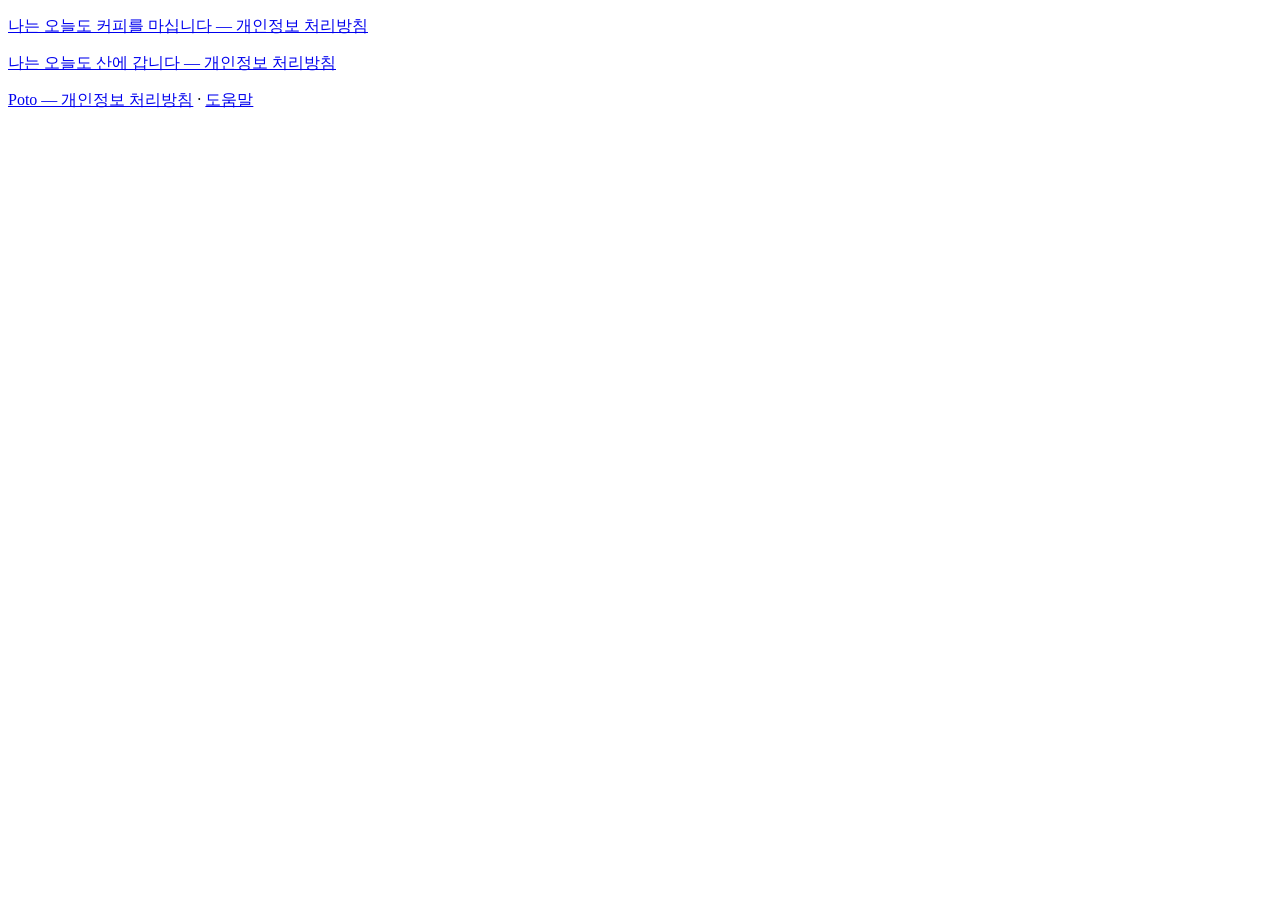
<file: index.html>
<!DOCTYPE html>
<html lang="ko"><head><meta charset="UTF-8"><title>Privacy Policies</title></head>
<body><p><a href="coffee-diary/">나는 오늘도 커피를 마십니다 — 개인정보 처리방침</a></p>
<p><a href="hiking-diary/">나는 오늘도 산에 갑니다 — 개인정보 처리방침</a></p>
<p><a href="poto/">Poto — 개인정보 처리방침</a> · <a href="poto/support/">도움말</a></p></body></html>
</file>
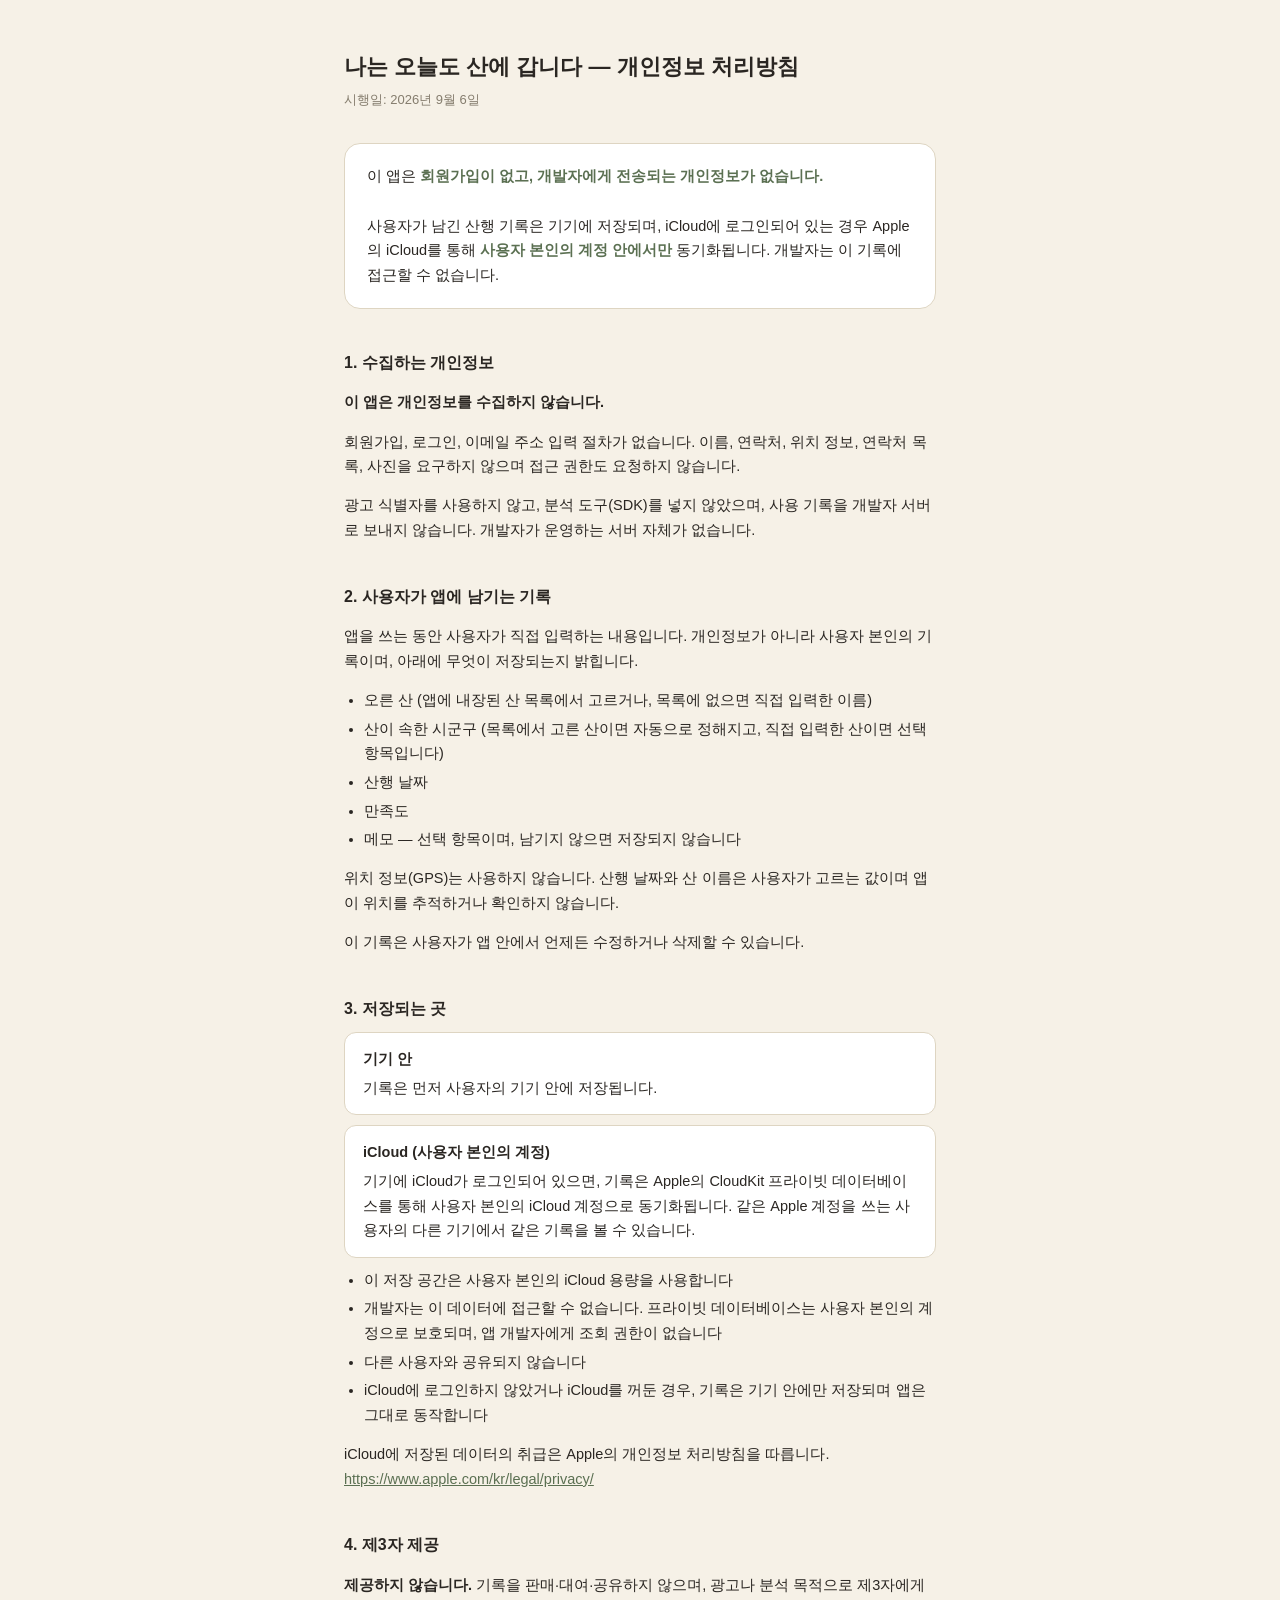
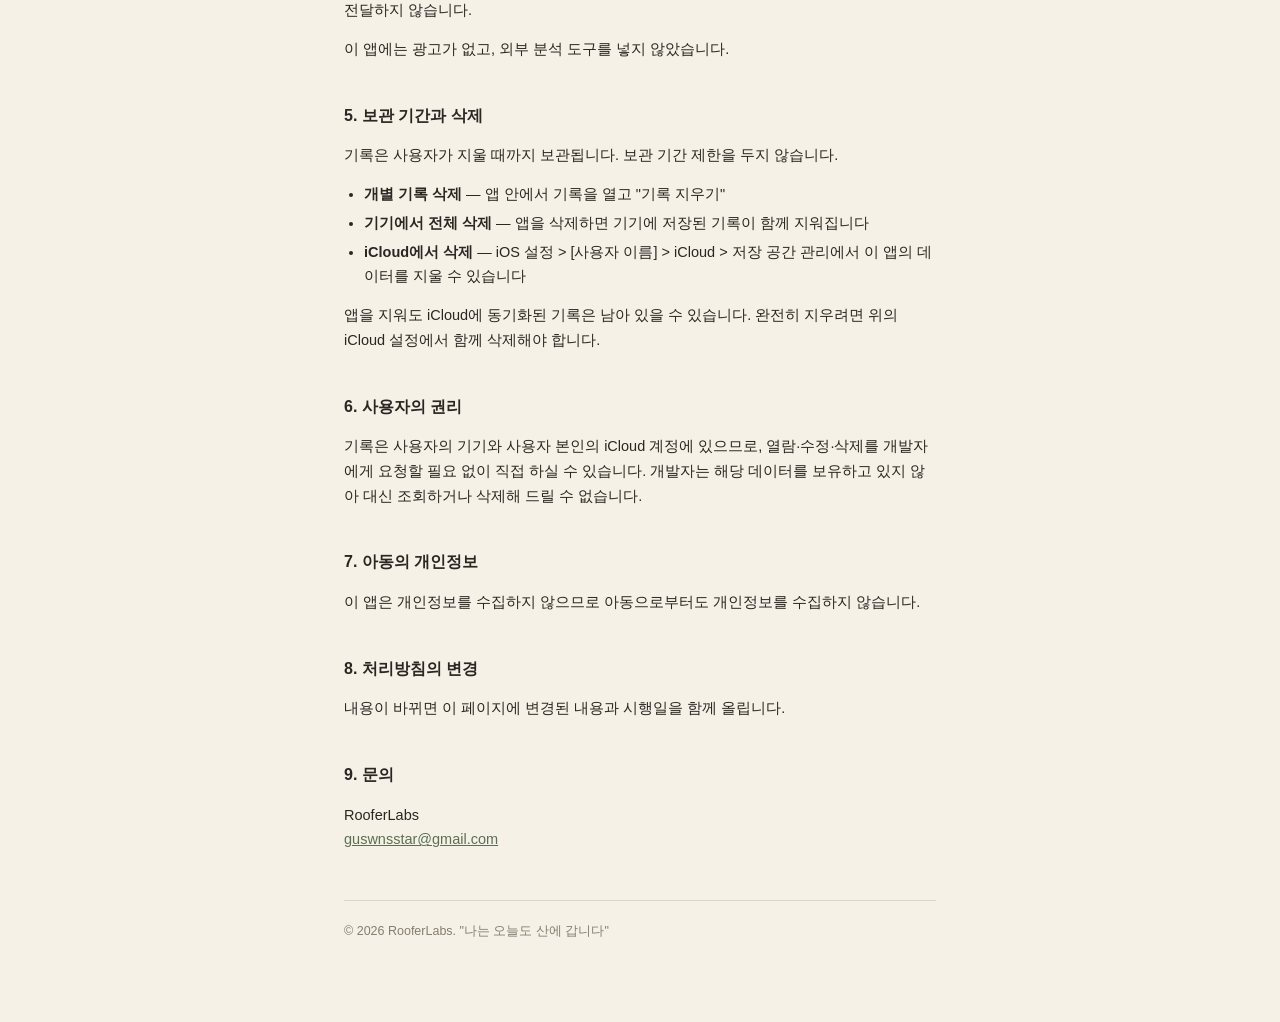
<file: hiking-diary/index.html>
<!DOCTYPE html>
<html lang="ko">
<head>
<meta charset="UTF-8">
<meta name="viewport" content="width=device-width, initial-scale=1.0">
<title>나는 오늘도 산에 갑니다 — 개인정보 처리방침</title>
<style>
  :root {
    color-scheme: light;
    --bg: #F6F1E7;
    --surface: #FFFFFF;
    --ink: #2A2622;
    --ink-soft: #857D6E;
    --accent: #5B7052;
    --line: #DED5C2;
  }
  * { box-sizing: border-box; }
  body {
    margin: 0;
    background: var(--bg);
    color: var(--ink);
    font-family: -apple-system, BlinkMacSystemFont, "Apple SD Gothic Neo", "Noto Sans KR", sans-serif;
    line-height: 1.7;
  }
  .wrap {
    max-width: 640px;
    margin: 0 auto;
    padding: 48px 24px 80px;
  }
  h1 {
    font-size: 22px;
    font-weight: 700;
    margin: 0 0 4px;
  }
  .effective-date {
    color: var(--ink-soft);
    font-size: 13px;
    margin: 0 0 32px;
  }
  .summary {
    background: var(--surface);
    border: 1px solid var(--line);
    border-radius: 16px;
    padding: 20px 22px;
    margin-bottom: 36px;
    font-size: 14.5px;
  }
  .summary strong { color: var(--accent); }
  h2 {
    font-size: 16px;
    font-weight: 700;
    margin: 36px 0 10px;
    padding-top: 4px;
  }
  p, li { font-size: 14.5px; color: var(--ink); }
  ul { padding-left: 20px; margin: 8px 0; }
  li { margin-bottom: 4px; }
  a { color: var(--accent); }
  .box {
    background: var(--surface);
    border: 1px solid var(--line);
    border-radius: 12px;
    padding: 14px 18px;
    margin: 10px 0;
    font-size: 14.5px;
  }
  .box-title { font-weight: 600; margin-bottom: 4px; }
  footer {
    margin-top: 48px;
    padding-top: 20px;
    border-top: 1px solid var(--line);
    color: var(--ink-soft);
    font-size: 12.5px;
  }
</style>
</head>
<body>
<div class="wrap">

<h1>나는 오늘도 산에 갑니다 — 개인정보 처리방침</h1>
<p class="effective-date">시행일: 2026년 9월 6일</p>

<div class="summary">
이 앱은 <strong>회원가입이 없고, 개발자에게 전송되는 개인정보가 없습니다.</strong><br><br>
사용자가 남긴 산행 기록은 기기에 저장되며, iCloud에 로그인되어 있는 경우
Apple의 iCloud를 통해 <strong>사용자 본인의 계정 안에서만</strong> 동기화됩니다.
개발자는 이 기록에 접근할 수 없습니다.
</div>

<h2>1. 수집하는 개인정보</h2>
<p><strong>이 앱은 개인정보를 수집하지 않습니다.</strong></p>
<p>회원가입, 로그인, 이메일 주소 입력 절차가 없습니다. 이름, 연락처, 위치 정보,
연락처 목록, 사진을 요구하지 않으며 접근 권한도 요청하지 않습니다.</p>
<p>광고 식별자를 사용하지 않고, 분석 도구(SDK)를 넣지 않았으며, 사용 기록을
개발자 서버로 보내지 않습니다. 개발자가 운영하는 서버 자체가 없습니다.</p>

<h2>2. 사용자가 앱에 남기는 기록</h2>
<p>앱을 쓰는 동안 사용자가 직접 입력하는 내용입니다. 개인정보가 아니라
사용자 본인의 기록이며, 아래에 무엇이 저장되는지 밝힙니다.</p>
<ul>
  <li>오른 산 (앱에 내장된 산 목록에서 고르거나, 목록에 없으면 직접 입력한 이름)</li>
  <li>산이 속한 시군구 (목록에서 고른 산이면 자동으로 정해지고, 직접 입력한 산이면 선택 항목입니다)</li>
  <li>산행 날짜</li>
  <li>만족도</li>
  <li>메모 — 선택 항목이며, 남기지 않으면 저장되지 않습니다</li>
</ul>
<p>위치 정보(GPS)는 사용하지 않습니다. 산행 날짜와 산 이름은 사용자가 고르는 값이며
앱이 위치를 추적하거나 확인하지 않습니다.</p>
<p>이 기록은 사용자가 앱 안에서 언제든 수정하거나 삭제할 수 있습니다.</p>

<h2>3. 저장되는 곳</h2>
<div class="box">
  <div class="box-title">기기 안</div>
  기록은 먼저 사용자의 기기 안에 저장됩니다.
</div>
<div class="box">
  <div class="box-title">iCloud (사용자 본인의 계정)</div>
  기기에 iCloud가 로그인되어 있으면, 기록은 Apple의 CloudKit 프라이빗
  데이터베이스를 통해 사용자 본인의 iCloud 계정으로 동기화됩니다.
  같은 Apple 계정을 쓰는 사용자의 다른 기기에서 같은 기록을 볼 수 있습니다.
</div>
<ul>
  <li>이 저장 공간은 사용자 본인의 iCloud 용량을 사용합니다</li>
  <li>개발자는 이 데이터에 접근할 수 없습니다. 프라이빗 데이터베이스는
      사용자 본인의 계정으로 보호되며, 앱 개발자에게 조회 권한이 없습니다</li>
  <li>다른 사용자와 공유되지 않습니다</li>
  <li>iCloud에 로그인하지 않았거나 iCloud를 꺼둔 경우, 기록은 기기 안에만
      저장되며 앱은 그대로 동작합니다</li>
</ul>
<p>iCloud에 저장된 데이터의 취급은 Apple의 개인정보 처리방침을 따릅니다.<br>
<a href="https://www.apple.com/kr/legal/privacy/" target="_blank" rel="noopener">https://www.apple.com/kr/legal/privacy/</a></p>

<h2>4. 제3자 제공</h2>
<p><strong>제공하지 않습니다.</strong> 기록을 판매·대여·공유하지 않으며, 광고나 분석 목적으로
제3자에게 전달하지 않습니다.</p>
<p>이 앱에는 광고가 없고, 외부 분석 도구를 넣지 않았습니다.</p>

<h2>5. 보관 기간과 삭제</h2>
<p>기록은 사용자가 지울 때까지 보관됩니다. 보관 기간 제한을 두지 않습니다.</p>
<ul>
  <li><strong>개별 기록 삭제</strong> — 앱 안에서 기록을 열고 "기록 지우기"</li>
  <li><strong>기기에서 전체 삭제</strong> — 앱을 삭제하면 기기에 저장된 기록이 함께 지워집니다</li>
  <li><strong>iCloud에서 삭제</strong> — iOS 설정 &gt; [사용자 이름] &gt; iCloud &gt; 저장 공간 관리에서
      이 앱의 데이터를 지울 수 있습니다</li>
</ul>
<p>앱을 지워도 iCloud에 동기화된 기록은 남아 있을 수 있습니다. 완전히 지우려면
위의 iCloud 설정에서 함께 삭제해야 합니다.</p>

<h2>6. 사용자의 권리</h2>
<p>기록은 사용자의 기기와 사용자 본인의 iCloud 계정에 있으므로, 열람·수정·삭제를
개발자에게 요청할 필요 없이 직접 하실 수 있습니다. 개발자는 해당 데이터를
보유하고 있지 않아 대신 조회하거나 삭제해 드릴 수 없습니다.</p>

<h2>7. 아동의 개인정보</h2>
<p>이 앱은 개인정보를 수집하지 않으므로 아동으로부터도 개인정보를 수집하지 않습니다.</p>

<h2>8. 처리방침의 변경</h2>
<p>내용이 바뀌면 이 페이지에 변경된 내용과 시행일을 함께 올립니다.</p>

<h2>9. 문의</h2>
<p>RooferLabs<br>
<a href="mailto:guswnsstar@gmail.com">guswnsstar@gmail.com</a></p>

<footer>
© 2026 RooferLabs. "나는 오늘도 산에 갑니다"
</footer>

</div>
</body>
</html>
</file>
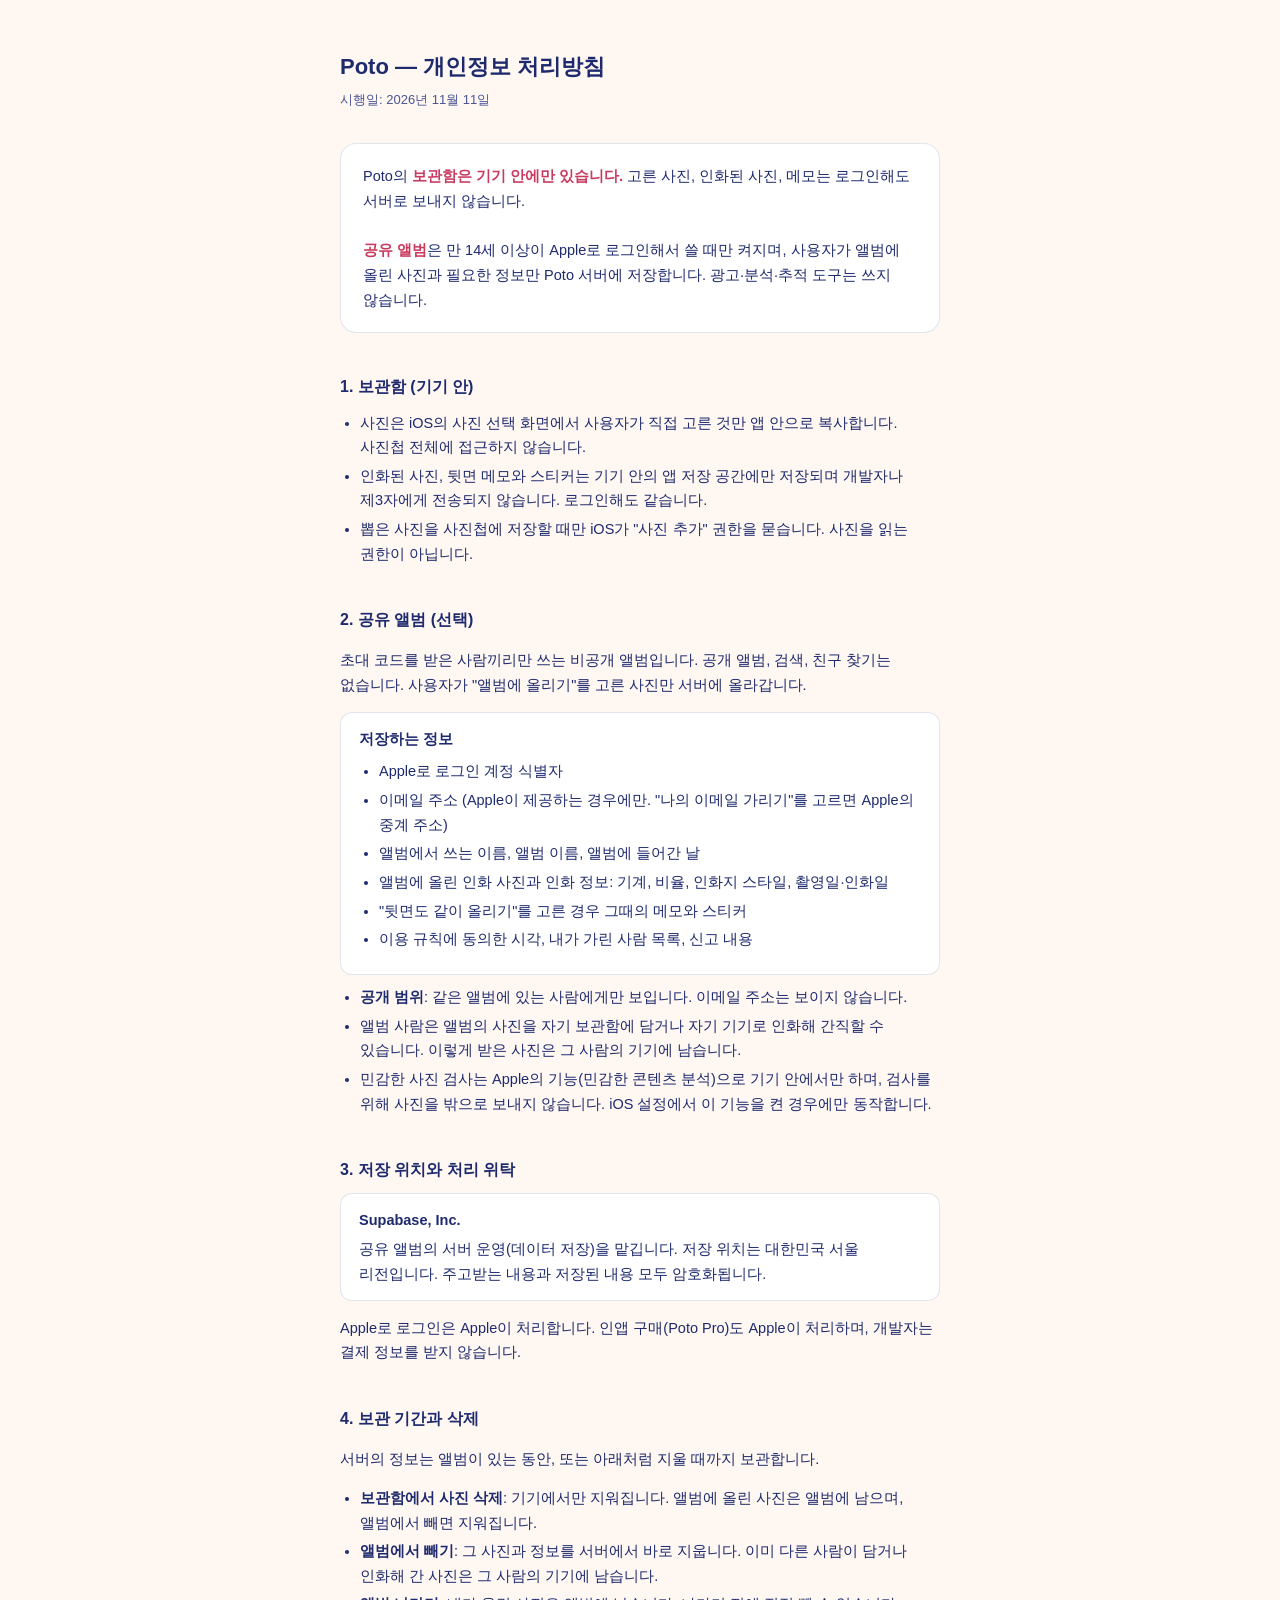
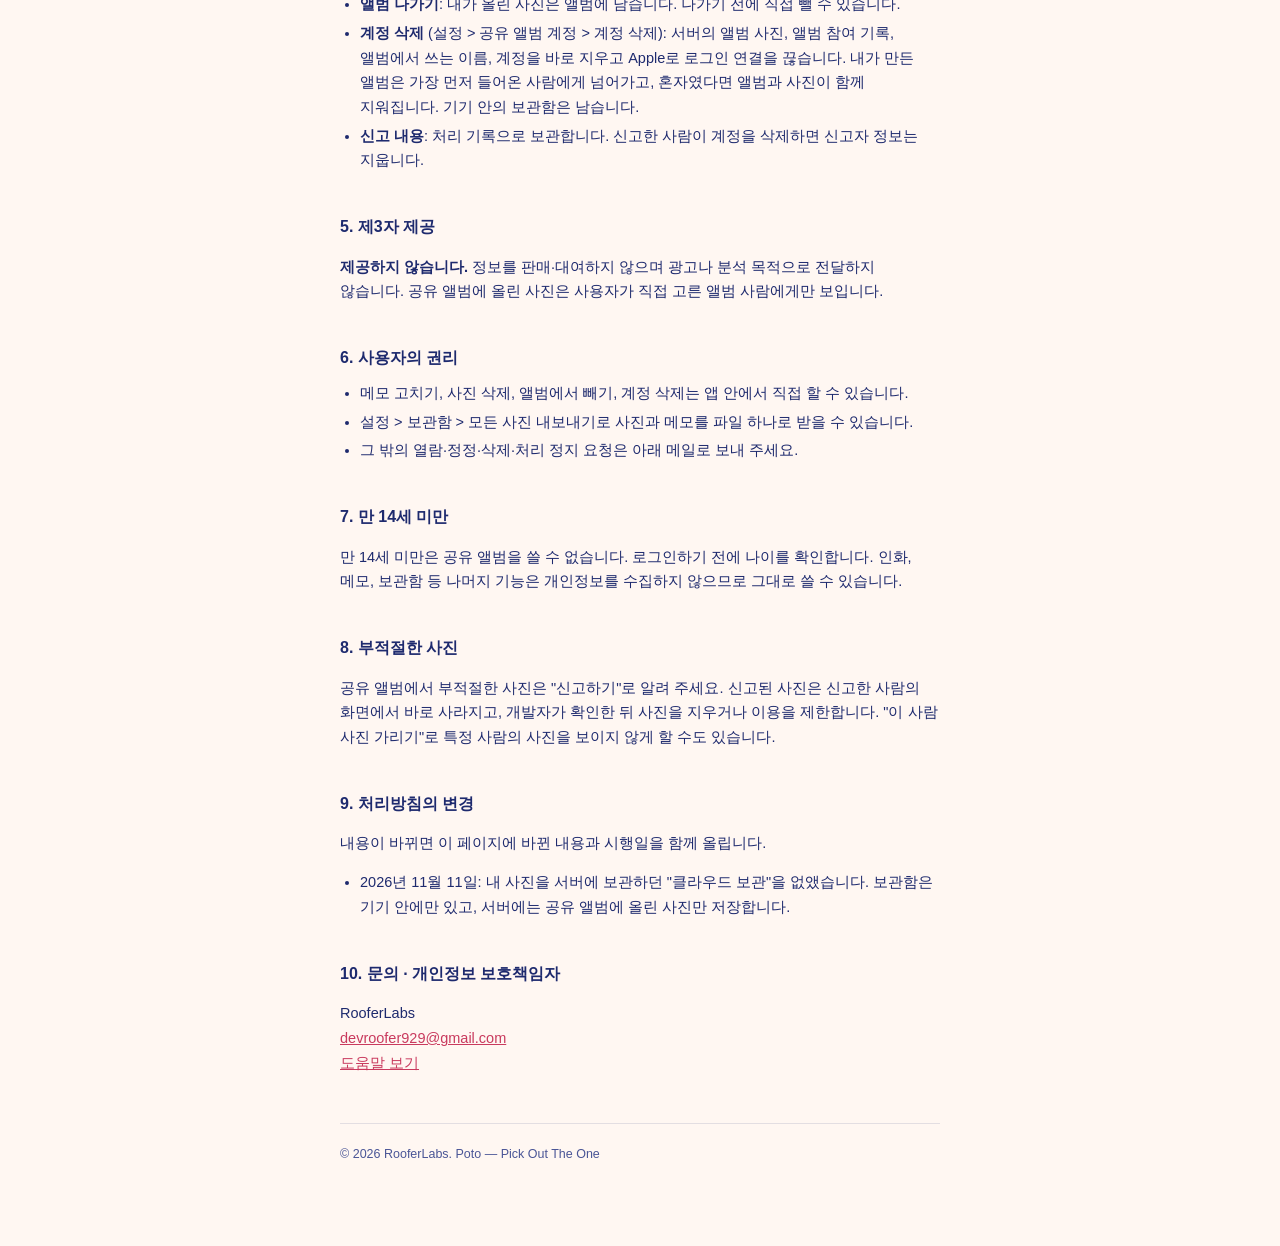
<file: poto/index.html>
<!DOCTYPE html>
<html lang="ko">
<head>
<meta charset="UTF-8">
<meta name="viewport" content="width=device-width, initial-scale=1.0">
<title>Poto — 개인정보 처리방침</title>
<link rel="stylesheet" href="style.css">
</head>
<body>
<div class="wrap">

<h1>Poto — 개인정보 처리방침</h1>
<p class="effective-date">시행일: 2026년 11월 11일</p>

<div class="summary">
Poto의 <strong>보관함은 기기 안에만 있습니다.</strong> 고른 사진, 인화된 사진, 메모는 로그인해도 서버로 보내지 않습니다.<br><br>
<strong>공유 앨범</strong>은 만 14세 이상이 Apple로 로그인해서 쓸 때만 켜지며,
사용자가 앨범에 올린 사진과 필요한 정보만 Poto 서버에 저장합니다. 광고·분석·추적 도구는 쓰지 않습니다.
</div>

<h2>1. 보관함 (기기 안)</h2>
<ul>
  <li>사진은 iOS의 사진 선택 화면에서 사용자가 직접 고른 것만 앱 안으로 복사합니다. 사진첩 전체에 접근하지 않습니다.</li>
  <li>인화된 사진, 뒷면 메모와 스티커는 기기 안의 앱 저장 공간에만 저장되며 개발자나 제3자에게 전송되지 않습니다. 로그인해도 같습니다.</li>
  <li>뽑은 사진을 사진첩에 저장할 때만 iOS가 "사진 추가" 권한을 묻습니다. 사진을 읽는 권한이 아닙니다.</li>
</ul>

<h2>2. 공유 앨범 (선택)</h2>
<p>초대 코드를 받은 사람끼리만 쓰는 비공개 앨범입니다. 공개 앨범, 검색, 친구 찾기는 없습니다.
사용자가 "앨범에 올리기"를 고른 사진만 서버에 올라갑니다.</p>
<div class="box">
  <div class="box-title">저장하는 정보</div>
  <ul>
    <li>Apple로 로그인 계정 식별자</li>
    <li>이메일 주소 (Apple이 제공하는 경우에만. "나의 이메일 가리기"를 고르면 Apple의 중계 주소)</li>
    <li>앨범에서 쓰는 이름, 앨범 이름, 앨범에 들어간 날</li>
    <li>앨범에 올린 인화 사진과 인화 정보: 기계, 비율, 인화지 스타일, 촬영일·인화일</li>
    <li>"뒷면도 같이 올리기"를 고른 경우 그때의 메모와 스티커</li>
    <li>이용 규칙에 동의한 시각, 내가 가린 사람 목록, 신고 내용</li>
  </ul>
</div>
<ul>
  <li><strong>공개 범위</strong>: 같은 앨범에 있는 사람에게만 보입니다. 이메일 주소는 보이지 않습니다.</li>
  <li>앨범 사람은 앨범의 사진을 자기 보관함에 담거나 자기 기기로 인화해 간직할 수 있습니다. 이렇게 받은 사진은 그 사람의 기기에 남습니다.</li>
  <li>민감한 사진 검사는 Apple의 기능(민감한 콘텐츠 분석)으로 기기 안에서만 하며, 검사를 위해 사진을 밖으로 보내지 않습니다. iOS 설정에서 이 기능을 켠 경우에만 동작합니다.</li>
</ul>

<h2>3. 저장 위치와 처리 위탁</h2>
<div class="box">
  <div class="box-title">Supabase, Inc.</div>
  공유 앨범의 서버 운영(데이터 저장)을 맡깁니다. 저장 위치는 대한민국 서울 리전입니다.
  주고받는 내용과 저장된 내용 모두 암호화됩니다.
</div>
<p>Apple로 로그인은 Apple이 처리합니다. 인앱 구매(Poto Pro)도 Apple이 처리하며, 개발자는 결제 정보를 받지 않습니다.</p>

<h2>4. 보관 기간과 삭제</h2>
<p>서버의 정보는 앨범이 있는 동안, 또는 아래처럼 지울 때까지 보관합니다.</p>
<ul>
  <li><strong>보관함에서 사진 삭제</strong>: 기기에서만 지워집니다. 앨범에 올린 사진은 앨범에 남으며, 앨범에서 빼면 지워집니다.</li>
  <li><strong>앨범에서 빼기</strong>: 그 사진과 정보를 서버에서 바로 지웁니다. 이미 다른 사람이 담거나 인화해 간 사진은 그 사람의 기기에 남습니다.</li>
  <li><strong>앨범 나가기</strong>: 내가 올린 사진은 앨범에 남습니다. 나가기 전에 직접 뺄 수 있습니다.</li>
  <li><strong>계정 삭제</strong> (설정 &gt; 공유 앨범 계정 &gt; 계정 삭제): 서버의 앨범 사진, 앨범 참여 기록, 앨범에서 쓰는 이름, 계정을 바로 지우고 Apple로 로그인 연결을 끊습니다.
    내가 만든 앨범은 가장 먼저 들어온 사람에게 넘어가고, 혼자였다면 앨범과 사진이 함께 지워집니다. 기기 안의 보관함은 남습니다.</li>
  <li><strong>신고 내용</strong>: 처리 기록으로 보관합니다. 신고한 사람이 계정을 삭제하면 신고자 정보는 지웁니다.</li>
</ul>

<h2>5. 제3자 제공</h2>
<p><strong>제공하지 않습니다.</strong> 정보를 판매·대여하지 않으며 광고나 분석 목적으로 전달하지 않습니다.
공유 앨범에 올린 사진은 사용자가 직접 고른 앨범 사람에게만 보입니다.</p>

<h2>6. 사용자의 권리</h2>
<ul>
  <li>메모 고치기, 사진 삭제, 앨범에서 빼기, 계정 삭제는 앱 안에서 직접 할 수 있습니다.</li>
  <li>설정 &gt; 보관함 &gt; 모든 사진 내보내기로 사진과 메모를 파일 하나로 받을 수 있습니다.</li>
  <li>그 밖의 열람·정정·삭제·처리 정지 요청은 아래 메일로 보내 주세요.</li>
</ul>

<h2>7. 만 14세 미만</h2>
<p>만 14세 미만은 공유 앨범을 쓸 수 없습니다. 로그인하기 전에 나이를 확인합니다.
인화, 메모, 보관함 등 나머지 기능은 개인정보를 수집하지 않으므로 그대로 쓸 수 있습니다.</p>

<h2>8. 부적절한 사진</h2>
<p>공유 앨범에서 부적절한 사진은 "신고하기"로 알려 주세요. 신고된 사진은 신고한 사람의 화면에서 바로 사라지고,
개발자가 확인한 뒤 사진을 지우거나 이용을 제한합니다. "이 사람 사진 가리기"로 특정 사람의 사진을 보이지 않게 할 수도 있습니다.</p>

<h2>9. 처리방침의 변경</h2>
<p>내용이 바뀌면 이 페이지에 바뀐 내용과 시행일을 함께 올립니다.</p>
<ul>
  <li>2026년 11월 11일: 내 사진을 서버에 보관하던 "클라우드 보관"을 없앴습니다. 보관함은 기기 안에만 있고, 서버에는 공유 앨범에 올린 사진만 저장합니다.</li>
</ul>

<h2>10. 문의 · 개인정보 보호책임자</h2>
<p>RooferLabs<br>
<a href="mailto:devroofer929@gmail.com">devroofer929@gmail.com</a><br>
<a href="support/">도움말 보기</a></p>

<footer>
© 2026 RooferLabs. Poto — Pick Out The One
</footer>

</div>
</body>
</html>
</file>
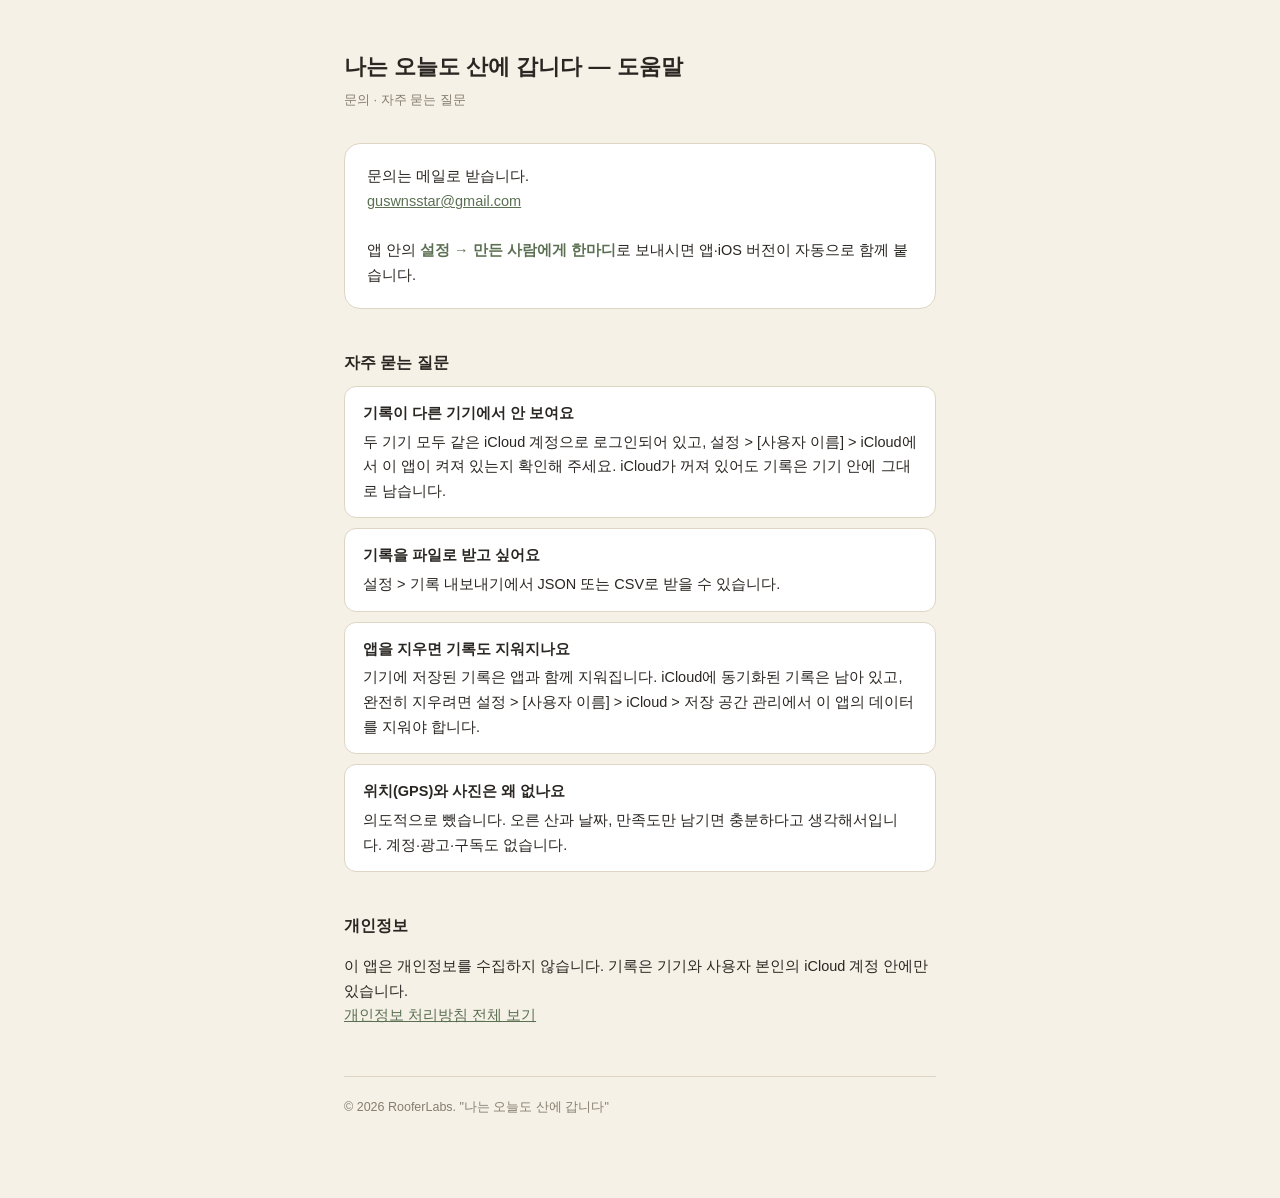
<file: hiking-diary/support/index.html>
<!DOCTYPE html>
<html lang="ko">
<head>
<meta charset="UTF-8">
<meta name="viewport" content="width=device-width, initial-scale=1.0">
<title>나는 오늘도 산에 갑니다 — 도움말</title>
<style>
  :root {
    color-scheme: light;
    --bg: #F6F1E7;
    --surface: #FFFFFF;
    --ink: #2A2622;
    --ink-soft: #857D6E;
    --accent: #5B7052;
    --line: #DED5C2;
  }
  * { box-sizing: border-box; }
  body {
    margin: 0;
    background: var(--bg);
    color: var(--ink);
    font-family: -apple-system, BlinkMacSystemFont, "Apple SD Gothic Neo", "Noto Sans KR", sans-serif;
    line-height: 1.7;
  }
  .wrap {
    max-width: 640px;
    margin: 0 auto;
    padding: 48px 24px 80px;
  }
  h1 {
    font-size: 22px;
    font-weight: 700;
    margin: 0 0 4px;
  }
  .effective-date {
    color: var(--ink-soft);
    font-size: 13px;
    margin: 0 0 32px;
  }
  .summary {
    background: var(--surface);
    border: 1px solid var(--line);
    border-radius: 16px;
    padding: 20px 22px;
    margin-bottom: 36px;
    font-size: 14.5px;
  }
  .summary strong { color: var(--accent); }
  h2 {
    font-size: 16px;
    font-weight: 700;
    margin: 36px 0 10px;
    padding-top: 4px;
  }
  p, li { font-size: 14.5px; color: var(--ink); }
  ul { padding-left: 20px; margin: 8px 0; }
  li { margin-bottom: 4px; }
  a { color: var(--accent); }
  .box {
    background: var(--surface);
    border: 1px solid var(--line);
    border-radius: 12px;
    padding: 14px 18px;
    margin: 10px 0;
    font-size: 14.5px;
  }
  .box-title { font-weight: 600; margin-bottom: 4px; }
  footer {
    margin-top: 48px;
    padding-top: 20px;
    border-top: 1px solid var(--line);
    color: var(--ink-soft);
    font-size: 12.5px;
  }
</style>
</head>
<body>
<div class="wrap">

<h1>나는 오늘도 산에 갑니다 — 도움말</h1>
<p class="effective-date">문의 · 자주 묻는 질문</p>

<div class="summary">
문의는 메일로 받습니다.<br>
<a href="mailto:guswnsstar@gmail.com">guswnsstar@gmail.com</a><br><br>
앱 안의 <strong>설정 → 만든 사람에게 한마디</strong>로 보내시면 앱·iOS 버전이 자동으로 함께 붙습니다.
</div>

<h2>자주 묻는 질문</h2>

<div class="box">
  <div class="box-title">기록이 다른 기기에서 안 보여요</div>
  두 기기 모두 같은 iCloud 계정으로 로그인되어 있고, 설정 &gt; [사용자 이름] &gt; iCloud에서
  이 앱이 켜져 있는지 확인해 주세요. iCloud가 꺼져 있어도 기록은 기기 안에 그대로 남습니다.
</div>
<div class="box">
  <div class="box-title">기록을 파일로 받고 싶어요</div>
  설정 &gt; 기록 내보내기에서 JSON 또는 CSV로 받을 수 있습니다.
</div>
<div class="box">
  <div class="box-title">앱을 지우면 기록도 지워지나요</div>
  기기에 저장된 기록은 앱과 함께 지워집니다. iCloud에 동기화된 기록은 남아 있고,
  완전히 지우려면 설정 &gt; [사용자 이름] &gt; iCloud &gt; 저장 공간 관리에서
  이 앱의 데이터를 지워야 합니다.
</div>
<div class="box">
  <div class="box-title">위치(GPS)와 사진은 왜 없나요</div>
  의도적으로 뺐습니다. 오른 산과 날짜, 만족도만 남기면 충분하다고 생각해서입니다.
  계정·광고·구독도 없습니다.
</div>

<h2>개인정보</h2>
<p>이 앱은 개인정보를 수집하지 않습니다. 기록은 기기와 사용자 본인의 iCloud 계정 안에만 있습니다.<br>
<a href="../">개인정보 처리방침 전체 보기</a></p>

<footer>
© 2026 RooferLabs. "나는 오늘도 산에 갑니다"
</footer>

</div>
</body>
</html>
</file>
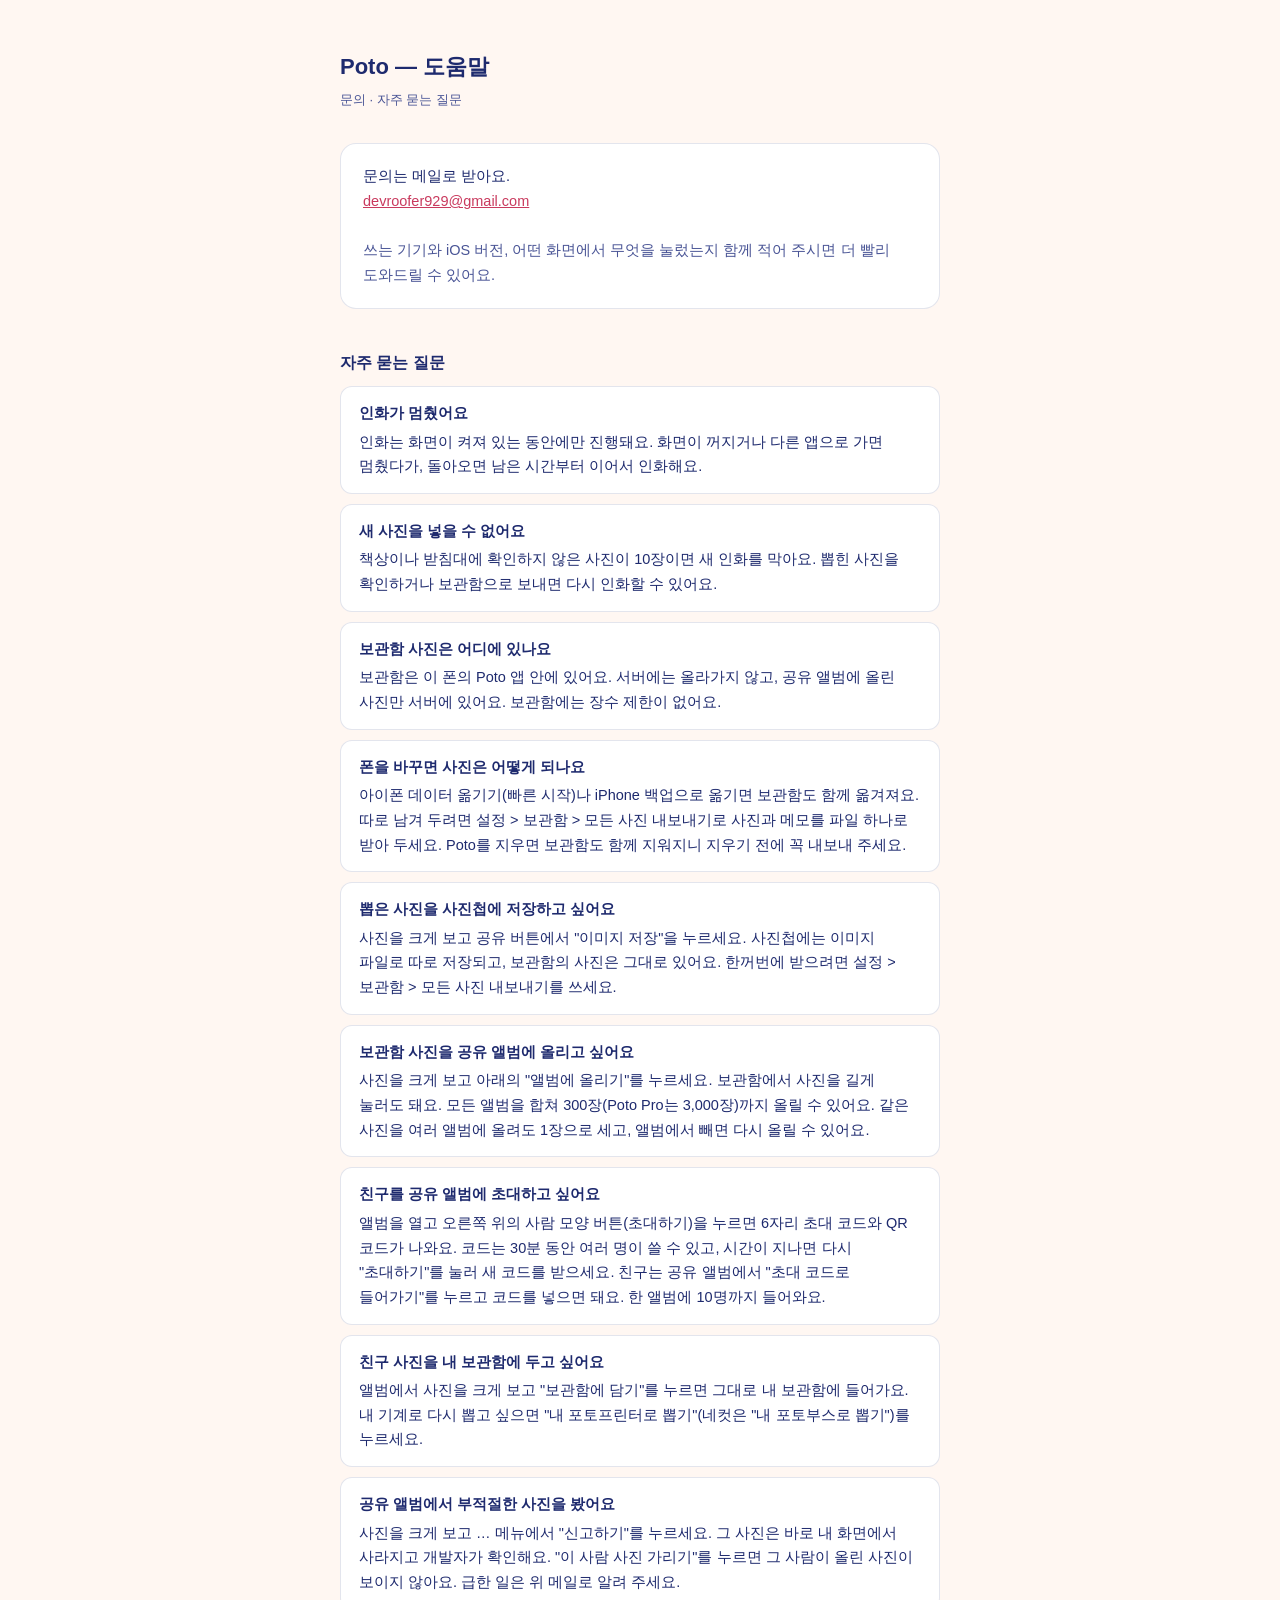
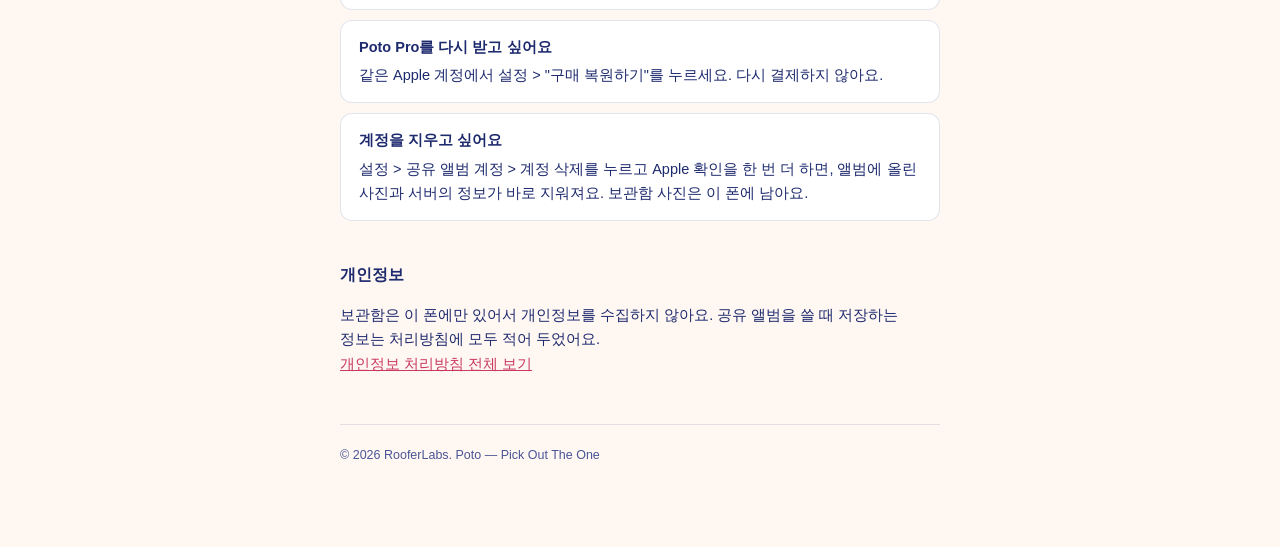
<file: poto/support/index.html>
<!DOCTYPE html>
<html lang="ko">
<head>
<meta charset="UTF-8">
<meta name="viewport" content="width=device-width, initial-scale=1.0">
<title>Poto — 도움말</title>
<link rel="stylesheet" href="../style.css">
</head>
<body>
<div class="wrap">

<h1>Poto — 도움말</h1>
<p class="effective-date">문의 · 자주 묻는 질문</p>

<div class="summary">
문의는 메일로 받아요.<br>
<a href="mailto:devroofer929@gmail.com">devroofer929@gmail.com</a><br><br>
<span class="soft">쓰는 기기와 iOS 버전, 어떤 화면에서 무엇을 눌렀는지 함께 적어 주시면 더 빨리 도와드릴 수 있어요.</span>
</div>

<h2>자주 묻는 질문</h2>

<div class="box">
  <div class="box-title">인화가 멈췄어요</div>
  인화는 화면이 켜져 있는 동안에만 진행돼요. 화면이 꺼지거나 다른 앱으로 가면 멈췄다가, 돌아오면 남은 시간부터 이어서 인화해요.
</div>
<div class="box">
  <div class="box-title">새 사진을 넣을 수 없어요</div>
  책상이나 받침대에 확인하지 않은 사진이 10장이면 새 인화를 막아요. 뽑힌 사진을 확인하거나 보관함으로 보내면 다시 인화할 수 있어요.
</div>
<div class="box">
  <div class="box-title">보관함 사진은 어디에 있나요</div>
  보관함은 이 폰의 Poto 앱 안에 있어요. 서버에는 올라가지 않고, 공유 앨범에 올린 사진만 서버에 있어요.
  보관함에는 장수 제한이 없어요.
</div>
<div class="box">
  <div class="box-title">폰을 바꾸면 사진은 어떻게 되나요</div>
  아이폰 데이터 옮기기(빠른 시작)나 iPhone 백업으로 옮기면 보관함도 함께 옮겨져요.
  따로 남겨 두려면 설정 &gt; 보관함 &gt; 모든 사진 내보내기로 사진과 메모를 파일 하나로 받아 두세요.
  Poto를 지우면 보관함도 함께 지워지니 지우기 전에 꼭 내보내 주세요.
</div>
<div class="box">
  <div class="box-title">뽑은 사진을 사진첩에 저장하고 싶어요</div>
  사진을 크게 보고 공유 버튼에서 "이미지 저장"을 누르세요. 사진첩에는 이미지 파일로 따로 저장되고, 보관함의 사진은 그대로 있어요.
  한꺼번에 받으려면 설정 &gt; 보관함 &gt; 모든 사진 내보내기를 쓰세요.
</div>
<div class="box">
  <div class="box-title">보관함 사진을 공유 앨범에 올리고 싶어요</div>
  사진을 크게 보고 아래의 "앨범에 올리기"를 누르세요. 보관함에서 사진을 길게 눌러도 돼요.
  모든 앨범을 합쳐 300장(Poto Pro는 3,000장)까지 올릴 수 있어요. 같은 사진을 여러 앨범에 올려도 1장으로 세고, 앨범에서 빼면 다시 올릴 수 있어요.
</div>
<div class="box">
  <div class="box-title">친구를 공유 앨범에 초대하고 싶어요</div>
  앨범을 열고 오른쪽 위의 사람 모양 버튼(초대하기)을 누르면 6자리 초대 코드와 QR 코드가 나와요. 코드는 30분 동안 여러 명이 쓸 수 있고, 시간이 지나면 다시 "초대하기"를 눌러 새 코드를 받으세요.
  친구는 공유 앨범에서 "초대 코드로 들어가기"를 누르고 코드를 넣으면 돼요. 한 앨범에 10명까지 들어와요.
</div>
<div class="box">
  <div class="box-title">친구 사진을 내 보관함에 두고 싶어요</div>
  앨범에서 사진을 크게 보고 "보관함에 담기"를 누르면 그대로 내 보관함에 들어가요.
  내 기계로 다시 뽑고 싶으면 "내 포토프린터로 뽑기"(네컷은 "내 포토부스로 뽑기")를 누르세요.
</div>
<div class="box">
  <div class="box-title">공유 앨범에서 부적절한 사진을 봤어요</div>
  사진을 크게 보고 … 메뉴에서 "신고하기"를 누르세요. 그 사진은 바로 내 화면에서 사라지고 개발자가 확인해요.
  "이 사람 사진 가리기"를 누르면 그 사람이 올린 사진이 보이지 않아요. 급한 일은 위 메일로 알려 주세요.
</div>
<div class="box">
  <div class="box-title">Poto Pro를 다시 받고 싶어요</div>
  같은 Apple 계정에서 설정 &gt; "구매 복원하기"를 누르세요. 다시 결제하지 않아요.
</div>
<div class="box">
  <div class="box-title">계정을 지우고 싶어요</div>
  설정 &gt; 공유 앨범 계정 &gt; 계정 삭제를 누르고 Apple 확인을 한 번 더 하면, 앨범에 올린 사진과 서버의 정보가 바로 지워져요. 보관함 사진은 이 폰에 남아요.
</div>

<h2>개인정보</h2>
<p>보관함은 이 폰에만 있어서 개인정보를 수집하지 않아요. 공유 앨범을 쓸 때 저장하는 정보는 처리방침에 모두 적어 두었어요.<br>
<a href="../">개인정보 처리방침 전체 보기</a></p>

<footer>
© 2026 RooferLabs. Poto — Pick Out The One
</footer>

</div>
</body>
</html>
</file>
<file: poto/style.css>
:root {
  color-scheme: light;
  --bg: #FFF7F2;
  --surface: #FFFFFF;
  --ink: #1E2A6E;
  --ink-soft: #4A5596;
  --accent: #C93A5E;
  --line: rgba(30, 42, 110, 0.12);
}
* { box-sizing: border-box; }
body {
  margin: 0;
  background: var(--bg);
  color: var(--ink);
  font-family: -apple-system, BlinkMacSystemFont, "Apple SD Gothic Neo", "Noto Sans KR", sans-serif;
  line-height: 1.7;
  word-break: keep-all;
  overflow-wrap: anywhere;
}
.wrap { max-width: 640px; margin: 0 auto; padding: 48px 20px 80px; }
h1 { font-size: 22px; font-weight: 700; margin: 0 0 4px; }
.effective-date { color: var(--ink-soft); font-size: 13px; margin: 0 0 32px; }
.summary {
  background: var(--surface);
  border: 1px solid var(--line);
  border-radius: 16px;
  padding: 20px 22px;
  margin-bottom: 36px;
  font-size: 14.5px;
}
.summary strong { color: var(--accent); }
h2 { font-size: 16px; font-weight: 700; margin: 36px 0 10px; padding-top: 4px; }
p, li { font-size: 14.5px; color: var(--ink); }
ul { padding-left: 20px; margin: 8px 0; }
li { margin-bottom: 4px; }
a { color: var(--accent); }
.box {
  background: var(--surface);
  border: 1px solid var(--line);
  border-radius: 12px;
  padding: 14px 18px;
  margin: 10px 0;
  font-size: 14.5px;
}
.box-title { font-weight: 600; margin-bottom: 4px; }
.soft { color: var(--ink-soft); }
footer {
  margin-top: 48px;
  padding-top: 20px;
  border-top: 1px solid var(--line);
  color: var(--ink-soft);
  font-size: 12.5px;
}
</file>
